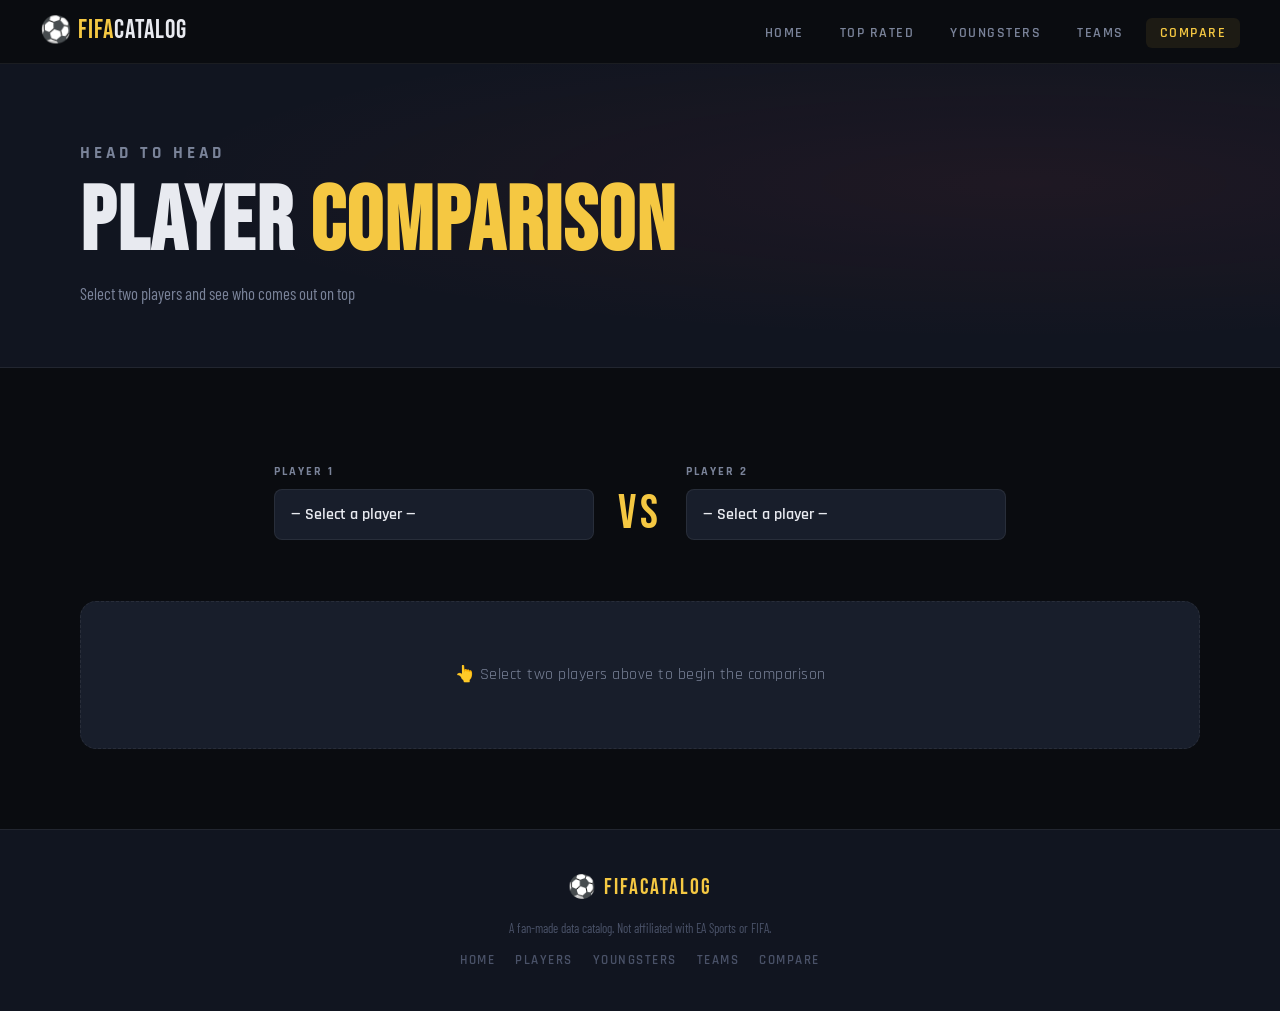
<file: comparison.html>
<!DOCTYPE html>
<html lang="en">
<head>
  <meta charset="UTF-8" />
  <meta name="viewport" content="width=device-width, initial-scale=1.0" />
  <title>FIFA Catalog | Compare Players</title>
  <link rel="stylesheet" href="style.css" />
  <link href="https://fonts.googleapis.com/css2?family=Bebas+Neue&family=Rajdhani:wght@400;500;600;700&family=Barlow+Condensed:ital,wght@0,400;0,600;0,700;1,400&display=swap" rel="stylesheet" />
</head>
<body class="page-comparison">

  <nav class="navbar">
    <a href="index.html" class="nav-logo">⚽ FIFA<span>Catalog</span></a>
    <ul class="nav-links">
      <li><a href="index.html">Home</a></li>
      <li><a href="players.html">Top Rated</a></li>
      <li><a href="youngsters.html">Youngsters</a></li>
      <li><a href="teams.html">Teams</a></li>
      <li><a href="comparison.html" class="active">Compare</a></li>
    </ul>
    <button class="nav-toggle" onclick="toggleNav()">☰</button>
  </nav>

  <header class="page-hero page-hero--comparison">
    <div class="page-hero-content">
      <p class="hero-eyebrow">Head to Head</p>
      <h1>Player <span>Comparison</span></h1>
      <p>Select two players and see who comes out on top</p>
    </div>
  </header>

  <section class="section">

    <!-- Selectors -->
    <div class="comparison-selectors">
      <div class="selector-block">
        <label for="player1-select">Player 1</label>
        <select id="player1-select" onchange="updateComparison()">
          <option value="">— Select a player —</option>
          <!-- Options injected by scripts.js -->
        </select>
      </div>
      <div class="vs-badge">VS</div>
      <div class="selector-block">
        <label for="player2-select">Player 2</label>
        <select id="player2-select" onchange="updateComparison()">
          <option value="">— Select a player —</option>
          <!-- Options injected by scripts.js -->
        </select>
      </div>
    </div>

    <!-- Comparison Display -->
    <div class="comparison-display" id="comparison-display">
      <div class="comparison-placeholder">
        <p>👆 Select two players above to begin the comparison</p>
      </div>
    </div>

    <!--
      JS hint: comparison-display should show two .compare-card divs side by side.
      Each card shows: name, position, overall rating, and a stat bar for each attribute.
      Stat bars use width % based on the stat value (0-100).
      Highlight the winning stat in gold on each row.
    -->

  </section>

  <footer class="footer">
    <div class="footer-inner">
      <span class="footer-logo">⚽ FIFACatalog</span>
      <p>A fan-made data catalog. Not affiliated with EA Sports or FIFA.</p>
      <nav class="footer-nav">
        <a href="index.html">Home</a>
        <a href="players.html">Players</a>
        <a href="youngsters.html">Youngsters</a>
        <a href="teams.html">Teams</a>
        <a href="comparison.html">Compare</a>
      </nav>
    </div>
  </footer>

  <script src="scripts.js"></script>
</body>
</html>
</file>
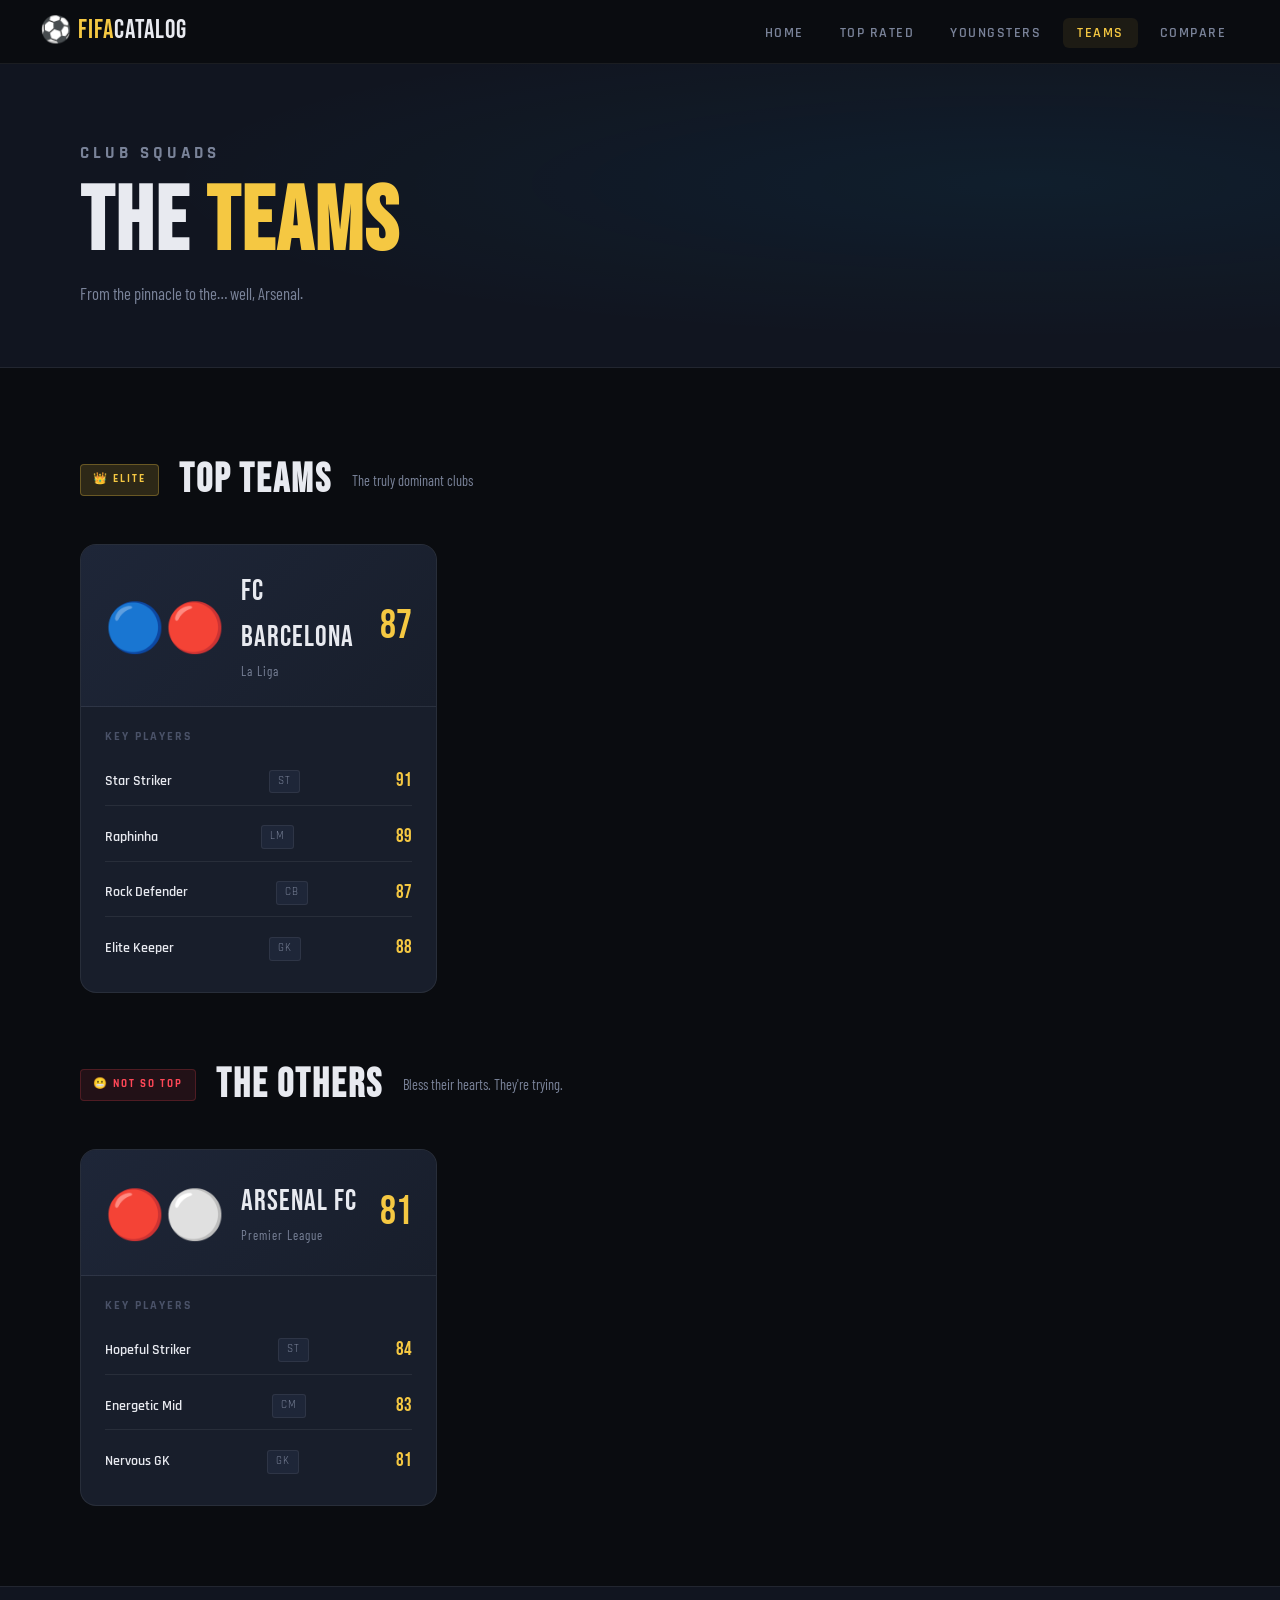
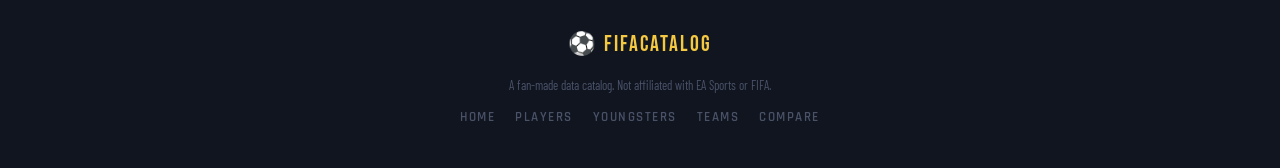
<file: teams.html>
<!DOCTYPE html>
<html lang="en">
<head>
  <meta charset="UTF-8" />
  <meta name="viewport" content="width=device-width, initial-scale=1.0" />
  <title>FIFA Catalog | Teams</title>
  <link rel="stylesheet" href="style.css" />
  <link href="https://fonts.googleapis.com/css2?family=Bebas+Neue&family=Rajdhani:wght@400;500;600;700&family=Barlow+Condensed:ital,wght@0,400;0,600;0,700;1,400&display=swap" rel="stylesheet" />
</head>
<body class="page-teams">

  <nav class="navbar">
    <a href="index.html" class="nav-logo">⚽ FIFA<span>Catalog</span></a>
    <ul class="nav-links">
      <li><a href="index.html">Home</a></li>
      <li><a href="players.html">Top Rated</a></li>
      <li><a href="youngsters.html">Youngsters</a></li>
      <li><a href="teams.html" class="active">Teams</a></li>
      <li><a href="comparison.html">Compare</a></li>
    </ul>
    <button class="nav-toggle" onclick="toggleNav()">☰</button>
  </nav>

  <header class="page-hero page-hero--teams">
    <div class="page-hero-content">
      <p class="hero-eyebrow">Club Squads</p>
      <h1>The <span>Teams</span></h1>
      <p>From the pinnacle to the… well, Arsenal.</p>
    </div>
  </header>

  <section class="section">

    <!-- Top Teams -->
    <div class="teams-tier-header tier-elite">
      <div class="tier-badge">👑 ELITE</div>
      <h2>Top Teams</h2>
      <p>The truly dominant clubs</p>
    </div>
    <div class="team-showcase" id="top-teams">
      <!-- Populated by scripts.js via renderTeams('top') -->
    </div>

    <!-- Not So Top Teams -->
    <div class="teams-tier-header tier-notso" style="margin-top: 60px;">
      <div class="tier-badge">😬 NOT SO TOP</div>
      <h2>The Others</h2>
      <p>Bless their hearts. They're trying.</p>
    </div>
    <div class="team-showcase" id="notso-teams">
      <!-- Populated by scripts.js via renderTeams('notso') -->
    </div>

  </section>

  <footer class="footer">
    <div class="footer-inner">
      <span class="footer-logo">⚽ FIFACatalog</span>
      <p>A fan-made data catalog. Not affiliated with EA Sports or FIFA.</p>
      <nav class="footer-nav">
        <a href="index.html">Home</a>
        <a href="players.html">Players</a>
        <a href="youngsters.html">Youngsters</a>
        <a href="teams.html">Teams</a>
        <a href="comparison.html">Compare</a>
      </nav>
    </div>
  </footer>

  <script src="scripts.js"></script>
</body>
</html>
</file>
<file: style.css>
/* ============================================================
   FIFA CATALOG — STYLESHEET
   Dark premium aesthetic inspired by FIFA Ultimate Team cards
   ============================================================ */

/* ---------- GOOGLE FONTS fallback ---------- */
@import url('https://fonts.googleapis.com/css2?family=Bebas+Neue&family=Rajdhani:wght@400;500;600;700&family=Barlow+Condensed:ital,wght@0,400;0,600;0,700;1,400&display=swap');

/* ---------- CSS VARIABLES ---------- */
:root {
  --gold:        #f5c842;
  --gold-light:  #ffe17a;
  --gold-dark:   #c99b10;
  --green:       #00e07a;
  --red:         #ff4757;
  --blue-accent: #00b4ff;

  --bg:          #0a0c10;
  --bg2:         #111520;
  --bg3:         #181e2b;
  --bg4:         #1e2638;
  --border:      rgba(255,255,255,0.07);
  --border-gold: rgba(245,200,66,0.3);

  --text:        #e8eaf0;
  --text-muted:  #7a8399;
  --text-dim:    #4a5268;

  --font-display: 'Bebas Neue', sans-serif;
  --font-ui:      'Rajdhani', sans-serif;
  --font-body:    'Barlow Condensed', sans-serif;

  --radius:     8px;
  --radius-lg:  16px;
  --shadow:     0 4px 24px rgba(0,0,0,0.5);
  --shadow-gold: 0 0 24px rgba(245,200,66,0.15);
}

/* ---------- RESET ---------- */
*, *::before, *::after { box-sizing: border-box; margin: 0; padding: 0; }

html { scroll-behavior: smooth; }

body {
  background: var(--bg);
  color: var(--text);
  font-family: var(--font-body);
  font-size: 16px;
  line-height: 1.6;
  min-height: 100vh;
}

a { color: inherit; text-decoration: none; }
img { display: block; max-width: 100%; }
button { font-family: var(--font-ui); cursor: pointer; }
ul { list-style: none; }

/* ---------- SCROLLBAR ---------- */
::-webkit-scrollbar { width: 6px; }
::-webkit-scrollbar-track { background: var(--bg2); }
::-webkit-scrollbar-thumb { background: var(--gold-dark); border-radius: 3px; }

/* ============================================================
   NAVBAR
   ============================================================ */
.navbar {
  position: fixed;
  top: 0; left: 0; right: 0;
  z-index: 100;
  display: flex;
  align-items: center;
  justify-content: space-between;
  padding: 0 40px;
  height: 64px;
  background: rgba(10,12,16,0.92);
  backdrop-filter: blur(12px);
  border-bottom: 1px solid var(--border);
}

.nav-logo {
  font-family: var(--font-display);
  font-size: 1.6rem;
  letter-spacing: 1px;
  color: var(--gold);
}
.nav-logo span { color: var(--text); }

.nav-links {
  display: flex;
  gap: 8px;
  align-items: center;
}
.nav-links a {
  font-family: var(--font-ui);
  font-weight: 600;
  font-size: 0.85rem;
  letter-spacing: 1.5px;
  text-transform: uppercase;
  padding: 6px 14px;
  border-radius: 6px;
  color: var(--text-muted);
  transition: color 0.2s, background 0.2s;
}
.nav-links a:hover,
.nav-links a.active {
  color: var(--gold);
  background: rgba(245,200,66,0.08);
}

.nav-toggle {
  display: none;
  background: none;
  border: none;
  color: var(--text);
  font-size: 1.4rem;
}

/* ============================================================
   HERO — LANDING PAGE
   ============================================================ */
.hero {
  min-height: 100vh;
  display: flex;
  align-items: center;
  justify-content: space-between;
  padding: 100px 80px 60px;
  position: relative;
  overflow: hidden;
  background: radial-gradient(ellipse at 20% 60%, rgba(245,200,66,0.06) 0%, transparent 60%),
              radial-gradient(ellipse at 80% 20%, rgba(0,180,255,0.05) 0%, transparent 50%),
              var(--bg);
}

/* Animated grid background */
.hero-bg-grid {
  position: absolute;
  inset: 0;
  background-image:
    linear-gradient(rgba(255,255,255,0.03) 1px, transparent 1px),
    linear-gradient(90deg, rgba(255,255,255,0.03) 1px, transparent 1px);
  background-size: 60px 60px;
  mask-image: radial-gradient(ellipse at center, black 0%, transparent 70%);
}

.hero-content {
  flex: 1;
  max-width: 560px;
  position: relative;
  z-index: 2;
}

.hero-eyebrow {
  font-family: var(--font-ui);
  font-size: 0.8rem;
  font-weight: 700;
  letter-spacing: 4px;
  text-transform: uppercase;
  color: var(--gold);
  margin-bottom: 12px;
}

.hero-title {
  font-family: var(--font-display);
  font-size: clamp(5rem, 10vw, 9rem);
  line-height: 0.9;
  color: var(--text);
  margin-bottom: 24px;
}
.hero-title span {
  color: var(--gold);
  display: block;
}

.hero-sub {
  font-size: 1.15rem;
  color: var(--text-muted);
  line-height: 1.7;
  margin-bottom: 36px;
}

.hero-cta {
  display: flex;
  gap: 12px;
  flex-wrap: wrap;
}

/* ---------- Buttons ---------- */
.btn {
  display: inline-flex;
  align-items: center;
  gap: 8px;
  font-family: var(--font-ui);
  font-weight: 700;
  font-size: 0.9rem;
  letter-spacing: 1.5px;
  text-transform: uppercase;
  padding: 14px 28px;
  border-radius: var(--radius);
  transition: all 0.2s;
  border: none;
}
.btn-primary {
  background: var(--gold);
  color: #0a0c10;
}
.btn-primary:hover {
  background: var(--gold-light);
  transform: translateY(-2px);
  box-shadow: 0 8px 24px rgba(245,200,66,0.3);
}
.btn-ghost {
  background: transparent;
  color: var(--text);
  border: 1px solid var(--border);
}
.btn-ghost:hover {
  border-color: var(--gold);
  color: var(--gold);
  transform: translateY(-2px);
}

/* ---------- Hero Card Stack ---------- */
.hero-card-stack {
  position: relative;
  width: 280px;
  height: 380px;
  flex-shrink: 0;
  z-index: 2;
}

.hero-player-card {
  position: absolute;
  width: 240px;
  border-radius: 16px;
  padding: 24px;
  transition: transform 0.3s;
}

.card-back {
  background: linear-gradient(135deg, #1a2340, #0d1520);
  border: 1px solid rgba(255,255,255,0.05);
  top: 30px; left: 30px;
  width: 240px; height: 320px;
  transform: rotate(6deg);
}
.card-mid {
  background: linear-gradient(135deg, #2a1f00, #1a1200);
  border: 1px solid var(--border-gold);
  box-shadow: var(--shadow-gold);
  top: 20px; left: 10px;
  width: 240px;
  transform: rotate(-3deg);
  cursor: default;
}
.card-front {
  background: linear-gradient(135deg, #1a2a40, #0d1830);
  border: 1px solid rgba(0,180,255,0.25);
  box-shadow: 0 0 24px rgba(0,180,255,0.1);
  top: 0; left: 0;
  width: 240px;
  transform: rotate(0deg);
  z-index: 3;
}
.hero-card-stack:hover .card-mid { transform: rotate(-6deg) translateY(-10px); }
.hero-card-stack:hover .card-front { transform: rotate(3deg) translateY(-5px); }

.hpc-rating {
  font-family: var(--font-display);
  font-size: 3rem;
  color: var(--gold);
  line-height: 1;
}
.hpc-pos {
  font-family: var(--font-ui);
  font-size: 0.75rem;
  font-weight: 700;
  letter-spacing: 2px;
  color: var(--text-muted);
  margin-bottom: 16px;
}
.hpc-img {
  font-size: 3rem;
  text-align: center;
  margin: 12px 0;
}
.hpc-name {
  font-family: var(--font-ui);
  font-weight: 700;
  font-size: 1rem;
  color: var(--text);
  margin-bottom: 12px;
  text-transform: uppercase;
  letter-spacing: 1px;
}
.hpc-stats {
  display: flex;
  gap: 8px;
  font-family: var(--font-ui);
  font-size: 0.75rem;
  color: var(--text-muted);
}
.hpc-stats span { display: flex; flex-direction: column; align-items: center; }
.hpc-stats b { color: var(--gold); font-size: 0.9rem; }

/* ============================================================
   SECTIONS (shared)
   ============================================================ */
.section {
  padding: 80px 80px;
  max-width: 1400px;
  margin: 0 auto;
}

.section-header {
  text-align: center;
  margin-bottom: 48px;
}
.section-header h2 {
  font-family: var(--font-display);
  font-size: clamp(2.5rem, 5vw, 4rem);
  letter-spacing: 2px;
  line-height: 1;
  margin-bottom: 10px;
}
.section-header h2 span { color: var(--gold); }
.section-header p {
  color: var(--text-muted);
  font-size: 1rem;
  letter-spacing: 0.5px;
}

/* Divider between sections */
.section + .section {
  border-top: 1px solid var(--border);
}

/* ============================================================
   CATEGORIES GRID (landing page)
   ============================================================ */
.categories-section { background: var(--bg2); }

.categories-grid {
  display: grid;
  grid-template-columns: repeat(3, 1fr);
  gap: 16px;
}

.cat-card {
  display: flex;
  flex-direction: column;
  gap: 8px;
  padding: 28px;
  background: var(--bg3);
  border: 1px solid var(--border);
  border-radius: var(--radius-lg);
  transition: transform 0.2s, border-color 0.2s, box-shadow 0.2s;
  position: relative;
  overflow: hidden;
}
.cat-card::before {
  content: '';
  position: absolute;
  inset: 0;
  background: linear-gradient(135deg, rgba(245,200,66,0.04), transparent);
  opacity: 0;
  transition: opacity 0.2s;
}
.cat-card:hover { transform: translateY(-4px); border-color: var(--gold-dark); box-shadow: var(--shadow-gold); }
.cat-card:hover::before { opacity: 1; }

.cat-icon { font-size: 2rem; }
.cat-card h3 {
  font-family: var(--font-display);
  font-size: 1.8rem;
  letter-spacing: 1px;
  color: var(--text);
}
.cat-card p { font-size: 0.9rem; color: var(--text-muted); }
.cat-arrow {
  margin-top: auto;
  font-size: 1.2rem;
  color: var(--gold);
  font-weight: bold;
  transition: transform 0.2s;
}
.cat-card:hover .cat-arrow { transform: translateX(6px); }

/* ============================================================
   FEATURED PLAYERS STRIP (landing page)
   ============================================================ */
.player-strip {
  display: flex;
  gap: 16px;
  overflow-x: auto;
  padding-bottom: 12px;
  scrollbar-width: thin;
}
.player-strip::-webkit-scrollbar { height: 4px; }
.player-strip::-webkit-scrollbar-thumb { background: var(--gold-dark); border-radius: 2px; }

.strip-cta { text-align: center; margin-top: 32px; }

/* ============================================================
   PLAYER CARD (universal — used across all pages)
   ============================================================ */
.player-card {
  flex-shrink: 0;
  width: 200px;
  background: linear-gradient(160deg, var(--bg3), var(--bg4));
  border: 1px solid var(--border);
  border-radius: var(--radius-lg);
  padding: 20px 16px;
  position: relative;
  transition: transform 0.2s, border-color 0.2s, box-shadow 0.2s;
  cursor: default;
}
.player-card:hover {
  transform: translateY(-6px);
  border-color: var(--gold-dark);
  box-shadow: var(--shadow-gold);
}

/* Gold shimmer top bar */
.player-card::before {
  content: '';
  position: absolute;
  top: 0; left: 20%; right: 20%;
  height: 2px;
  background: linear-gradient(90deg, transparent, var(--gold), transparent);
  border-radius: 2px;
  opacity: 0;
  transition: opacity 0.2s;
}
.player-card:hover::before { opacity: 1; }

.pc-top {
  display: flex;
  justify-content: space-between;
  align-items: flex-start;
  margin-bottom: 12px;
}
.pc-rating {
  font-family: var(--font-display);
  font-size: 2.5rem;
  color: var(--gold);
  line-height: 1;
}
.pc-pos {
  font-family: var(--font-ui);
  font-size: 0.7rem;
  font-weight: 700;
  letter-spacing: 2px;
  color: var(--text-muted);
  background: var(--bg4);
  border: 1px solid var(--border);
  padding: 4px 8px;
  border-radius: 4px;
}
.pc-img {
  width: 100%;
  height: 100px;
  display: flex;
  align-items: center;
  justify-content: center;
  font-size: 3rem;
  margin-bottom: 12px;
}
.pc-img img {
  height: 100px;
  width: auto;
  object-fit: contain;
}
.pc-name {
  font-family: var(--font-ui);
  font-weight: 700;
  font-size: 0.95rem;
  text-transform: uppercase;
  letter-spacing: 0.5px;
  color: var(--text);
  margin-bottom: 4px;
  white-space: nowrap;
  overflow: hidden;
  text-overflow: ellipsis;
}
.pc-club {
  font-size: 0.78rem;
  color: var(--text-muted);
  margin-bottom: 12px;
}
.pc-stats {
  display: grid;
  grid-template-columns: 1fr 1fr 1fr;
  gap: 6px;
  border-top: 1px solid var(--border);
  padding-top: 12px;
}
.pc-stat {
  display: flex;
  flex-direction: column;
  align-items: center;
  font-family: var(--font-ui);
}
.pc-stat-val {
  font-size: 1rem;
  font-weight: 700;
  color: var(--gold);
}
.pc-stat-label {
  font-size: 0.6rem;
  letter-spacing: 1px;
  color: var(--text-dim);
  text-transform: uppercase;
}

/* Grid layout version (players.html, youngsters.html) */
.player-card-grid {
  display: grid;
  grid-template-columns: repeat(auto-fill, minmax(200px, 1fr));
  gap: 20px;
}
.player-card-grid .player-card {
  width: 100%;
  flex-shrink: unset;
}

/* ============================================================
   PAGE HEROES (inner pages)
   ============================================================ */
.page-hero {
  padding: 140px 80px 60px;
  background: var(--bg2);
  border-bottom: 1px solid var(--border);
  position: relative;
  overflow: hidden;
}
.page-hero::after {
  content: '';
  position: absolute;
  bottom: -1px; left: 0; right: 0;
  height: 1px;
  background: linear-gradient(90deg, transparent, var(--gold-dark), transparent);
}
.page-hero-content { position: relative; z-index: 2; }
.page-hero h1 {
  font-family: var(--font-display);
  font-size: clamp(3rem, 7vw, 6rem);
  letter-spacing: 2px;
  line-height: 1;
  margin-bottom: 12px;
}
.page-hero h1 span { color: var(--gold); }
.page-hero p {
  font-size: 1.05rem;
  color: var(--text-muted);
}

/* Per-page accent colors on the hero */
.page-hero--players {
  background: radial-gradient(ellipse at 80% 50%, rgba(245,200,66,0.06), transparent 60%), var(--bg2);
}
.page-hero--youngsters {
  background: radial-gradient(ellipse at 80% 50%, rgba(0,224,122,0.06), transparent 60%), var(--bg2);
}
.page-hero--teams {
  background: radial-gradient(ellipse at 80% 50%, rgba(0,180,255,0.06), transparent 60%), var(--bg2);
}
.page-hero--comparison {
  background: radial-gradient(ellipse at 80% 50%, rgba(255,71,87,0.06), transparent 60%), var(--bg2);
}

/* ============================================================
   POSITION FILTER BAR
   ============================================================ */
.pos-filter-bar {
  display: flex;
  flex-wrap: wrap;
  gap: 10px;
  margin-bottom: 32px;
}
.pos-btn {
  font-family: var(--font-ui);
  font-weight: 700;
  font-size: 0.8rem;
  letter-spacing: 1.5px;
  text-transform: uppercase;
  padding: 10px 20px;
  border-radius: 6px;
  border: 1px solid var(--border);
  background: var(--bg3);
  color: var(--text-muted);
  transition: all 0.2s;
}
.pos-btn:hover {
  border-color: var(--gold-dark);
  color: var(--gold);
}
.pos-btn.active {
  background: var(--gold);
  color: #0a0c10;
  border-color: var(--gold);
}

.result-count {
  font-family: var(--font-ui);
  font-size: 0.85rem;
  color: var(--text-dim);
  letter-spacing: 1px;
  margin-bottom: 24px;
}
.result-count span { color: var(--gold); font-weight: 700; }

/* ============================================================
   PAGES GUIDE (landing)
   ============================================================ */
.pages-grid {
  display: grid;
  grid-template-columns: repeat(2, 1fr);
  gap: 20px;
}

.page-guide-card {
  display: flex;
  flex-direction: column;
  padding: 32px;
  background: var(--bg3);
  border: 1px solid var(--border);
  border-radius: var(--radius-lg);
  transition: transform 0.2s, border-color 0.2s;
  gap: 10px;
}
.page-guide-card:hover {
  transform: translateY(-4px);
  border-color: var(--gold-dark);
}
.pgc-number {
  font-family: var(--font-display);
  font-size: 3rem;
  color: var(--text-dim);
  line-height: 1;
}
.page-guide-card h3 {
  font-family: var(--font-display);
  font-size: 1.8rem;
  letter-spacing: 1px;
  color: var(--gold);
}
.page-guide-card p {
  font-size: 0.95rem;
  color: var(--text-muted);
  line-height: 1.6;
}
.pgc-link {
  margin-top: auto;
  font-family: var(--font-ui);
  font-weight: 700;
  font-size: 0.85rem;
  letter-spacing: 1.5px;
  color: var(--gold);
  text-transform: uppercase;
}

/* ============================================================
   TEAMS PAGE
   ============================================================ */
.teams-tier-header {
  display: flex;
  align-items: center;
  gap: 20px;
  margin-bottom: 32px;
}
.teams-tier-header h2 {
  font-family: var(--font-display);
  font-size: 2.5rem;
  letter-spacing: 2px;
}
.teams-tier-header p {
  color: var(--text-muted);
  font-size: 0.9rem;
}
.tier-badge {
  font-family: var(--font-ui);
  font-size: 0.7rem;
  font-weight: 700;
  letter-spacing: 2px;
  text-transform: uppercase;
  padding: 6px 12px;
  border-radius: 4px;
  white-space: nowrap;
}
.tier-elite .tier-badge {
  background: rgba(245,200,66,0.15);
  color: var(--gold);
  border: 1px solid var(--border-gold);
}
.tier-notso .tier-badge {
  background: rgba(255,71,87,0.1);
  color: var(--red);
  border: 1px solid rgba(255,71,87,0.2);
}

.team-showcase {
  display: grid;
  grid-template-columns: repeat(auto-fill, minmax(320px, 1fr));
  gap: 24px;
}

/* Team card (rendered by JS) */
.team-card {
  background: var(--bg3);
  border: 1px solid var(--border);
  border-radius: var(--radius-lg);
  overflow: hidden;
  transition: transform 0.2s, border-color 0.2s;
}
.team-card:hover {
  transform: translateY(-4px);
  border-color: var(--gold-dark);
}
.team-card-header {
  padding: 24px;
  background: linear-gradient(135deg, var(--bg4), var(--bg3));
  border-bottom: 1px solid var(--border);
  display: flex;
  align-items: center;
  gap: 16px;
}
.team-logo { font-size: 3rem; }
.team-name {
  font-family: var(--font-display);
  font-size: 1.8rem;
  letter-spacing: 1px;
}
.team-league {
  font-size: 0.8rem;
  color: var(--text-muted);
  letter-spacing: 1px;
}
.team-rating {
  margin-left: auto;
  font-family: var(--font-display);
  font-size: 2.5rem;
  color: var(--gold);
}
.team-card-body { padding: 20px 24px; }
.team-card-body h4 {
  font-family: var(--font-ui);
  font-size: 0.75rem;
  font-weight: 700;
  letter-spacing: 2px;
  text-transform: uppercase;
  color: var(--text-dim);
  margin-bottom: 12px;
}
.team-player-list {
  display: flex;
  flex-direction: column;
  gap: 8px;
}
.team-player-row {
  display: flex;
  justify-content: space-between;
  align-items: center;
  padding: 8px 0;
  border-bottom: 1px solid var(--border);
  font-family: var(--font-ui);
  font-size: 0.9rem;
}
.team-player-row:last-child { border-bottom: none; }
.tpr-name { color: var(--text); font-weight: 600; }
.tpr-pos {
  font-size: 0.7rem;
  letter-spacing: 1px;
  color: var(--text-muted);
  background: var(--bg4);
  border: 1px solid var(--border);
  padding: 2px 8px;
  border-radius: 3px;
}
.tpr-rating {
  font-family: var(--font-display);
  font-size: 1.2rem;
  color: var(--gold);
}

/* ============================================================
   COMPARISON PAGE
   ============================================================ */
.comparison-selectors {
  display: flex;
  align-items: center;
  justify-content: center;
  gap: 24px;
  margin-bottom: 48px;
  flex-wrap: wrap;
}
.selector-block {
  display: flex;
  flex-direction: column;
  gap: 8px;
  flex: 1;
  max-width: 320px;
}
.selector-block label {
  font-family: var(--font-ui);
  font-size: 0.75rem;
  font-weight: 700;
  letter-spacing: 2px;
  text-transform: uppercase;
  color: var(--text-muted);
}
.selector-block select {
  font-family: var(--font-ui);
  font-size: 1rem;
  font-weight: 600;
  padding: 14px 16px;
  background: var(--bg3);
  border: 1px solid var(--border);
  border-radius: var(--radius);
  color: var(--text);
  appearance: none;
  cursor: pointer;
  transition: border-color 0.2s;
}
.selector-block select:focus {
  outline: none;
  border-color: var(--gold-dark);
}
.vs-badge {
  font-family: var(--font-display);
  font-size: 3rem;
  color: var(--gold);
  letter-spacing: 4px;
  padding-top: 28px;
  flex-shrink: 0;
}

/* Comparison cards area */
.comparison-display {
  display: flex;
  gap: 24px;
  justify-content: center;
  flex-wrap: wrap;
}
.comparison-placeholder {
  text-align: center;
  color: var(--text-muted);
  font-size: 1rem;
  padding: 60px;
  background: var(--bg3);
  border: 1px dashed var(--border);
  border-radius: var(--radius-lg);
  width: 100%;
  font-family: var(--font-ui);
  letter-spacing: 0.5px;
}

/* Compare card (rendered by JS) */
.compare-card {
  flex: 1;
  min-width: 280px;
  max-width: 400px;
  background: var(--bg3);
  border: 1px solid var(--border);
  border-radius: var(--radius-lg);
  padding: 28px;
}
.compare-card-header {
  text-align: center;
  margin-bottom: 24px;
  padding-bottom: 20px;
  border-bottom: 1px solid var(--border);
}
.compare-card-header .pc-rating {
  font-family: var(--font-display);
  font-size: 4rem;
  color: var(--gold);
  line-height: 1;
}
.compare-card-header .pc-name {
  font-family: var(--font-display);
  font-size: 1.8rem;
  letter-spacing: 1px;
  color: var(--text);
}
.compare-card-header .pc-pos { margin: 4px auto; display: inline-block; }

.compare-stat-row {
  display: flex;
  align-items: center;
  justify-content: space-between;
  margin-bottom: 12px;
  gap: 10px;
  font-family: var(--font-ui);
  font-size: 0.85rem;
}
.compare-stat-label {
  width: 40px;
  font-size: 0.7rem;
  font-weight: 700;
  letter-spacing: 1.5px;
  color: var(--text-muted);
  text-transform: uppercase;
  flex-shrink: 0;
}
.compare-stat-bar-wrap {
  flex: 1;
  height: 6px;
  background: var(--bg4);
  border-radius: 3px;
  overflow: hidden;
}
.compare-stat-bar {
  height: 100%;
  border-radius: 3px;
  background: var(--text-dim);
  transition: width 0.5s ease;
}
.compare-stat-bar.winner { background: var(--gold); }
.compare-stat-val {
  width: 30px;
  text-align: right;
  font-weight: 700;
  color: var(--text);
  font-size: 0.9rem;
  flex-shrink: 0;
}
.compare-stat-val.winner { color: var(--gold); }

/* ============================================================
   FOOTER
   ============================================================ */
.footer {
  background: var(--bg2);
  border-top: 1px solid var(--border);
  padding: 40px 80px;
}
.footer-inner {
  max-width: 1400px;
  margin: 0 auto;
  display: flex;
  flex-direction: column;
  align-items: center;
  gap: 12px;
  text-align: center;
}
.footer-logo {
  font-family: var(--font-display);
  font-size: 1.4rem;
  color: var(--gold);
  letter-spacing: 2px;
}
.footer p {
  font-size: 0.8rem;
  color: var(--text-dim);
}
.footer-nav {
  display: flex;
  gap: 20px;
  flex-wrap: wrap;
  justify-content: center;
}
.footer-nav a {
  font-family: var(--font-ui);
  font-size: 0.8rem;
  font-weight: 600;
  letter-spacing: 1.5px;
  text-transform: uppercase;
  color: var(--text-dim);
  transition: color 0.2s;
}
.footer-nav a:hover { color: var(--gold); }

/* ============================================================
   MOBILE RESPONSIVE
   ============================================================ */
@media (max-width: 900px) {
  .hero { flex-direction: column; padding: 100px 24px 48px; gap: 48px; }
  .hero-card-stack { align-self: center; }
  .section { padding: 60px 24px; }
  .categories-grid { grid-template-columns: repeat(2, 1fr); }
  .pages-grid { grid-template-columns: 1fr; }
  .page-hero { padding: 110px 24px 40px; }
  .footer { padding: 32px 24px; }
  .navbar { padding: 0 20px; }
  .nav-links { display: none; position: absolute; top: 64px; left: 0; right: 0;
    flex-direction: column; background: var(--bg); border-bottom: 1px solid var(--border);
    padding: 12px; gap: 4px; }
  .nav-links.open { display: flex; }
  .nav-toggle { display: block; }
  .comparison-selectors { flex-direction: column; }
  .vs-badge { padding-top: 0; }
}

@media (max-width: 600px) {
  .categories-grid { grid-template-columns: 1fr; }
  .hero-title { font-size: 4rem; }
}
</file>
